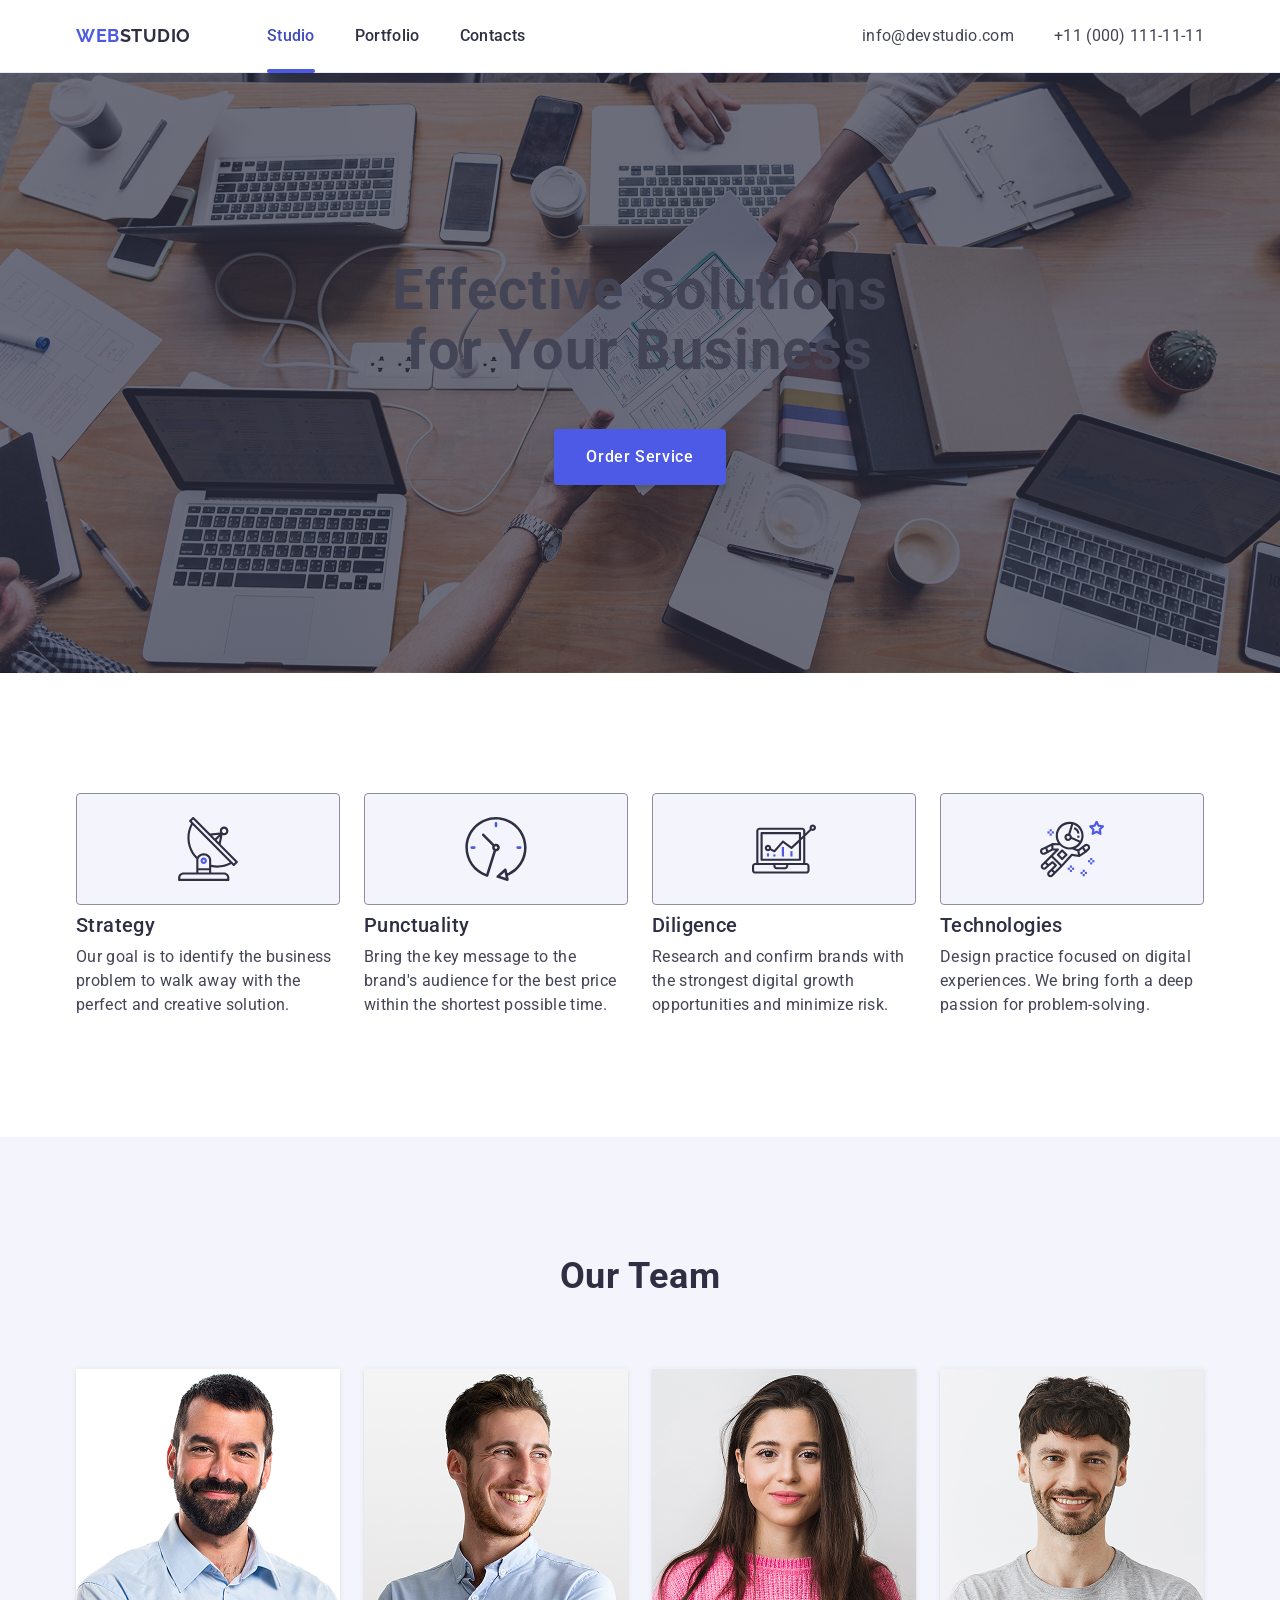
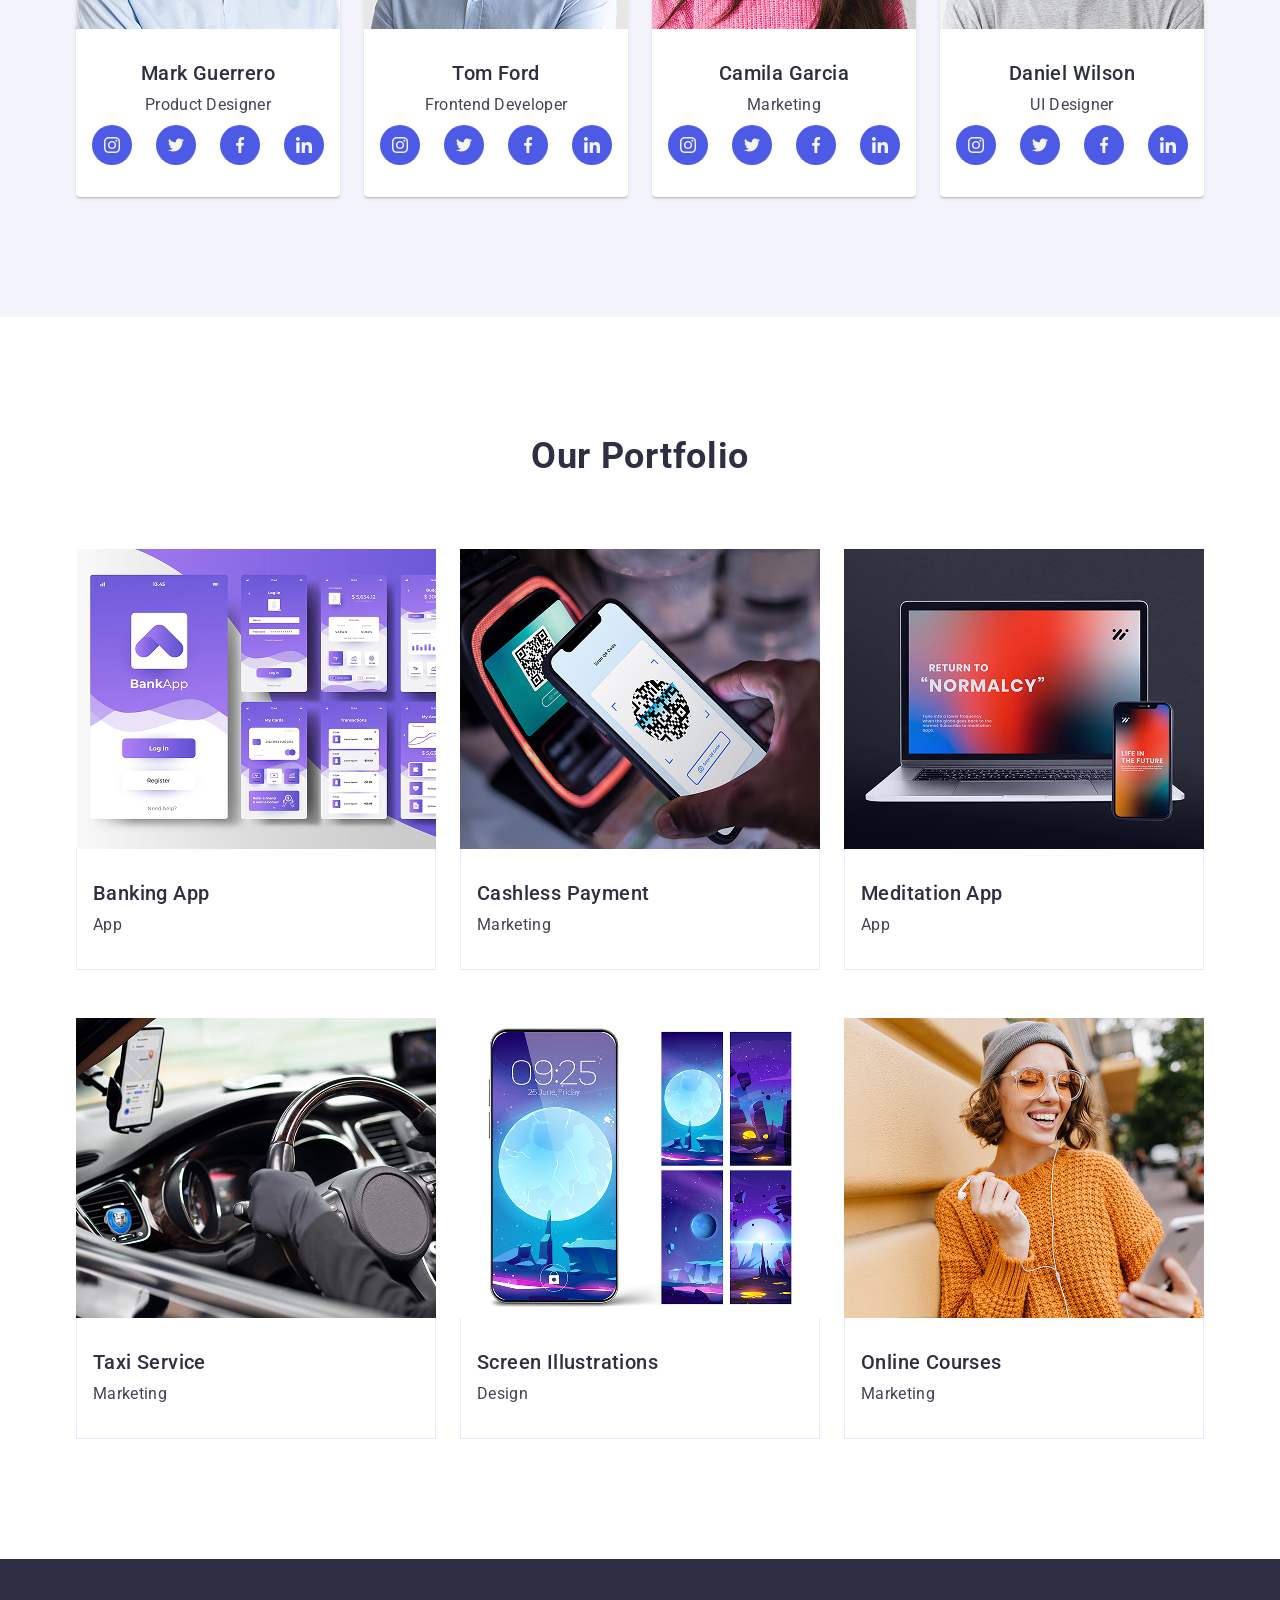
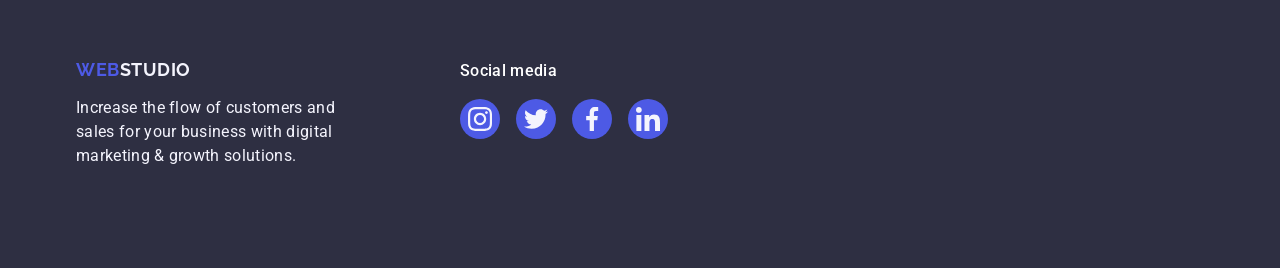
<file: index.html>
<!doctype html>
<html lang="en">
  <head>
    <meta charset="UTF-8" />
    <meta name="viewport" content="width=device-width, initial-scale=1.0" />
    <title>Document</title>
    <link rel="preconnect" href="https://fonts.googleapis.com" />
    <link rel="preconnect" href="https://fonts.gstatic.com" crossorigin />
    <link
      href="https://fonts.googleapis.com/css2?family=Raleway:ital,wght@0,100..900;1,100..900&family=Roboto:ital,wght@0,100..900;1,100..900&display=swap"
      rel="stylesheet"
    />
    <link
      rel="stylesheet"
      href="https://cdnjs.cloudflare.com/ajax/libs/modern-normalize/3.0.1/modern-normalize.min.css"
      integrity="sha512-q6WgHqiHlKyOqslT/lgBgodhd03Wp4BEqKeW6nNtlOY4quzyG3VoQKFrieaCeSnuVseNKRGpGeDU3qPmabCANg=="
      crossorigin="anonymous"
      referrerpolicy="no-referrer"
    />
    <link rel="stylesheet" href="./css/styles.css" />
  </head>

  <body>
    <header class="header">
    <div class="container header-container">
        <a class="logo-link" href="./index.html"
        ><span class="accent">Web</span>Studio</a
      >
      <nav class="nav-link">
        <ul class="nav-list">
          <li class="nav-list-item">
            <a class="nav-list-link current" href="#">Studio</a>
          </li>
          <li class="nav-list-item">
            <a class="nav-list-link" href="#">Portfolio</a>
          </li>
          <li class="nav-list-item">
            <a class="nav-list-link" href="#">Contacts</a>
          </li>
        </ul>
      </nav>

      <address class="address-link">
        <ul class="address-list">
          <li>
            <a class="address-list-item" href="mailto:info@devstudio.com"
              >info@devstudio.com</a
            >
          </li>
          <li>
            <a class="address-list-item" href="tel:+110001111111"
              >+11 (000) 111-11-11</a
            >
          </li>
        </ul>
      </address>
    </div>
    </header>

    <main>
      <!-- #Section 1 Banner Hero-->
      <section class="hero-section">
        <div class="container hero-container ">
          <h1 class="hero-title">Effective Solutions for Your Business</h1>
        <button class="hero-button" type="button">Order Service</button>
        </div>
      </section>
      <!-- #endSection 1 Banner Hero-->

      <!-- #Section 2 Our Features -->
      <section class="features section">
        <div class="container">
          <h2 class="features-title visually-hidden">Our Features</h2>
        <ul class="features-list">
          <li class="features-list-item">
            <div class="features-icon">
              <svg width="64" height="64">
                <use href="./images/icons.svg#icon-antenna" > </use>
              </svg>
              </div>
            <h3 class="features-list-title">Strategy</h3>
            <p class="features-list-text">
              Our goal is to identify the business problem to walk away with the
              perfect and creative solution.
            </p>
              
          </li>
        
          
          <li class="features-list-item">
            <div class="features-icon">
             <svg width="64" height="64">
                <use href="./images/icons.svg#icon-clock-1" > </use>
              </svg>
              </div>
            <h3 class="features-list-title">Punctuality</h3>
            <p class="features-list-text">
              Bring the key message to the brand's audience for the best price
              within the shortest possible time.
            </p>
            
          </li>
         
          
          <li class="features-list-item">
            <div class="features-icon">
             <svg width="64" height="64">
                <use href="./images/icons.svg#icon-diagram" > </use>
              </svg>
              </div>
            <h3 class="features-list-title">Diligence</h3>
            <p class="features-list-text">
              Research and confirm brands with the strongest digital growth
              opportunities and minimize risk.
            </p>
                
          </li>
      
          <li class="features-list-item">
            <div class="features-icon">
             <svg width="64" height="64">
                <use href="./images/icons.svg#icon-astronaut" > </use>
              </svg>
              </div>
            <h3 class="features-list-title">Technologies</h3>
            <p class="features-list-text">
              Design practice focused on digital experiences. We bring forth a
              deep passion for problem-solving.
            </p>
            
          </li>
          
        </ul>
        </div>
        
      </section>
      <!-- #endSection 2 Our Features -->

      <!-- #Section 3 Our Team -->
      <section class="team section">
        <div class="container">
          <h2 class="team-title">Our Team</h2>
        <ul class="team-list">
          <li class="team-list-item">
            <img
              src="./images/MakrGuerrero.jpg"
              alt="Photo Mark Guerrero"
              height="260"
              width="264"
            />
            <div class="content-team">
             <h3 class="team-card-title">Mark Guerrero</h3>
            <p class="team-card-text">Product Designer</p>
       <ul class="team-social-list">
              <li class="social-list-item">
                <a class="social-icon-link" href="instagram.com" target="_blank">
                <svg  width="16px" height="16px">
                  <use href="./images/icons.svg#icon-instagram" ></use>
                </svg>
                </a>
              </li>
               <li class="social-list-item">
                <a class="social-icon-link" href="instagram.com" target="_blank">
                <svg width="16px" height="16px">
                  <use href="./images/icons.svg#icon-twitter" ></use>
                </svg>
                </a>
              </li>
               <li class="social-list-item">
                <a class="social-icon-link" href="instagram.com" target="_blank">
                <svg width="16px" height="16px">
                  <use href="./images/icons.svg#icon-facebook" ></use>
                </svg>
                </a>
              </li>
              <li class="social-list-item">
                <a class="social-icon-link" href="instagram.com" target="_blank"> 
                <svg width="16px" height="16px">
                  <use href="./images/icons.svg#icon-linkedin" ></use>
                </svg>
                </a>
              </li>
            </ul>
            </div>
            
          </li>
          <li class="team-list-item">
            <img
              src="./images/TomFor.jpg"
              alt="Photo Tom Ford"
              height="260"
              width="264"
            />
            <div class="content-team">
              <h3 class="team-card-title">Tom Ford</h3>
            <p class="team-card-text">Frontend Developer</p>
                <ul class="team-social-list">
              <li class="social-list-item">
                <a class="social-icon-link" href="instagram.com" target="_blank">
                <svg width="16px" height="16px">
                  <use href="./images/icons.svg#icon-instagram" ></use>
                </svg>
                </a>
              </li>
               <li class="social-list-item">
                <a class="social-icon-link" href="instagram.com" target="_blank">
                <svg width="16px" height="16px">
                  <use href="./images/icons.svg#icon-twitter" ></use>
                </svg>
                </a>
              </li>
               <li class="social-list-item">
                <a class="social-icon-link" href="instagram.com" target="_blank">
                <svg width="16px" height="16px">
                  <use href="./images/icons.svg#icon-facebook" ></use>
                </svg>
                </a>
              </li>
              <li class="social-list-item">
                <a class="social-icon-link" href="instagram.com" target="_blank"> 
                <svg width="16px" height="16px">
                  <use href="./images/icons.svg#icon-linkedin" ></use>
                </svg>
                </a>
              </li>
            </ul>
            </div>
          </li>
          <li class="team-list-item">
            <img
              src="./images/CamilaGarcia.jpg"
              alt="Photo Camila Garcia"
              height="260"
              width="264"
            />
           <div class="content-team">
             <h3 class="team-card-title">Camila Garcia</h3>
            <p class="team-card-text">Marketing</p>
              <ul class="team-social-list">
              <li class="social-list-item">
                <a class="social-icon-link" href="instagram.com" target="_blank">
                <svg width="16px" height="16px">
                  <use href="./images/icons.svg#icon-instagram" ></use>
                </svg>
                </a>
              </li>
               <li class="social-list-item">
                <a class="social-icon-link" href="instagram.com" target="_blank">
                <svg width="16px" height="16px">
                  <use href="./images/icons.svg#icon-twitter" ></use>
                </svg>
                </a>
              </li>
               <li class="social-list-item">
                <a class="social-icon-link" href="instagram.com" target="_blank">
                <svg width="16px" height="16px">
                  <use href="./images/icons.svg#icon-facebook" ></use>
                </svg>
                </a>
              </li>
              <li class="social-list-item">
                <a class="social-icon-link" href="instagram.com" target="_blank"> 
                <svg width="16px" height="16px">
                  <use href="./images/icons.svg#icon-linkedin" ></use>
                </svg>
                </a>
              </li>
            </ul>
           </div>
          </li>
          <li class="team-list-item">
            <img
              src="./images/danielWilson.jpg"
              alt="Photo Daniel Wilson"
              height="260"
              width="264"
            />
            <div class="content-team">
              <h3 class="team-card-title">Daniel Wilson</h3>
            <p class="team-card-text">UI Designer</p>
               <ul class="team-social-list">
              <li class="social-list-item">
                <a class="social-icon-link" href="instagram.com" target="_blank">
                <svg width="16px" height="16px">
                  <use href="./images/icons.svg#icon-instagram" ></use>
                </svg>
                </a>
              </li>
               <li class="social-list-item">
                <a class="social-icon-link" href="instagram.com" target="_blank">
                <svg width="16px" height="16px">
                  <use href="./images/icons.svg#icon-twitter" ></use>
                </svg>
                </a>
              </li>
               <li class="social-list-item">
                <a class="social-icon-link" href="instagram.com" target="_blank">
                <svg width="16px" height="16px" >
                  <use href="./images/icons.svg#icon-facebook" ></use>
                </svg>
                </a>
              </li>
              <li class="social-list-item">
                <a class="social-icon-link" href="instagram.com" target="_blank"> 
                <svg width="16px" height="16px">
                  <use href="./images/icons.svg#icon-linkedin" ></use>
                </svg>
                </a>
              </li>
            </ul>
            </div>
            
          </li>
        </ul> 
        </div>
        
      </section>
      <!-- #endSection 3 Our Team -->

      <!-- Section Our Portfolio-->
      <section class="portfolio section">
       <div class="container">
         <h2 class="portfolio-title">Our Portfolio</h2>
        <ul class="portfolio-list">
          <li class="portfolio-list-item">
            <div class="portfolio-img">
            <img 
              src="./images/ourportfolio/bankingapp.jpg"
              alt="Banking App"
              width="360" 
            />
            <div class="portfolio-overlay">
              <p class="portfolio-overlay-text">
                14 Stylish and User-Friendly App Design Concepts · Task Manager App · Calorie Tracker App · Exotic Fruit Ecommerce App ·
                Cloud Storage App
              </p>
            </div>
            </div>
           <div class="portfolio-content">
         <h3 class="portfolio-list-title">Banking App</h3>
            <p class="portfolio-list-text">App</p>
           </div>
          </li>
          <li class="portfolio-list-item">
            <div class="portfolio-img">
            <img
              src="./images/ourportfolio/CashlessPayment.jpg"
              alt="Cashless Payment"
              width="360"
            />
            <div class="portfolio-overlay">
              <p class="portfolio-overlay-text">
                14 Stylish and User-Friendly App Design Concepts · Task Manager App · Calorie Tracker App · Exotic Fruit Ecommerce
                App ·
                Cloud Storage App
              </p>
            </div>
            </div>
             <div class="portfolio-content">
              <h3 class="portfolio-list-title">Cashless Payment</h3>
             <p class="portfolio-list-text">Marketing</p>
            </div>
          </li>
          <li class="portfolio-list-item">
            <div class="portfolio-img">
            <img
              src="./images/ourportfolio/MeditationApp.jpg"
              alt="Meditation App"
              width="360"
            />
            <div class="portfolio-overlay">
              <p class="portfolio-overlay-text">
                14 Stylish and User-Friendly App Design Concepts · Task Manager App · Calorie Tracker App · Exotic Fruit Ecommerce
                App ·
                Cloud Storage App
              </p>
              </div>
            </div>
            <div class="portfolio-content">
              <h3 class="portfolio-list-title">Meditation App</h3>
            <p class="portfolio-list-text">App</p>
            </div>
          </li>
               <li class="portfolio-list-item">
                <div class="portfolio-img">
            <img
              src="./images/ourportfolio/TaxiService.jpg"
              alt="Taxi Service"
              width="360"
            />
            <div class="portfolio-overlay">
              <p class="portfolio-overlay-text">
                14 Stylish and User-Friendly App Design Concepts · Task Manager App · Calorie Tracker App · Exotic Fruit Ecommerce
                App ·
                Cloud Storage App
              </p>
            </div>
            </div>
           <div class="portfolio-content">
             <h3 class="portfolio-list-title">Taxi Service</h3>
            <p class="portfolio-list-text">Marketing</p>
           </div>
          </li>
          <li class="portfolio-list-item">
            <div class="portfolio-img">
            <img
              src="./images/ourportfolio/ScreenIllustrations.jpg"
              alt="Screen Illustrations"
              width="360"
            />
            <div class="portfolio-overlay">
              <p class="portfolio-overlay-text">
                14 Stylish and User-Friendly App Design Concepts · Task Manager App · Calorie Tracker App · Exotic Fruit Ecommerce
                App ·
                Cloud Storage App
              </p>
            </div>
            </div>
            <div class="portfolio-content">
              <h3 class="portfolio-list-title">Screen Illustrations</h3>
            <p class="portfolio-list-text">Design</p>
            </div>
          </li>
          <li class="portfolio-list-item">
            <div class="portfolio-img">
            <img
              src="./images/ourportfolio/OnlineCourses.jpg"
              alt="Online Courses"
              width="360"
            />
            <div class="portfolio-overlay">
              <p class="portfolio-overlay-text">
                14 Stylish and User-Friendly App Design Concepts · Task Manager App · Calorie Tracker App · Exotic Fruit Ecommerce
                App ·
                Cloud Storage App
              </p>
              </div>
            </div>
            <div class="portfolio-content">
              <h3 class="portfolio-list-title">Online Courses</h3>
            <p class="portfolio-list-text">Marketing</p>
            </div>
          </li>
        </ul>
    
       </div>
      </section>
      <!-- #endSection Our Portfolio -->
    </main>

    <footer class="footer">
     
       
      <div class="container footer-container">
        <div>
        <a class="footer-logo-link" href="./index.html"
        ><span class="accent">Web</span>Studio</a
      >
      <p class="footer-text">
        Increase the flow of customers and sales for your business with digital
        marketing & growth solutions.
      </p>
      </div>
      <div class="footer-social">
        <p class="footer-social-title">
          Social media
        </p>
        <ul class="footer-social-list">
          <li class="footer-social-item">
            <a  href="instagram.com" target="_blank" class="footer-social-icon-link">
            <svg width="24" height="24">
              <use href="./images/icons.svg#icon-instagram" ></use>
            </svg>
            </a>
          </li>
          <li class="footer-social-item">
            <a  href="instagram.com" target="_blank" class="footer-social-icon-link">
            <svg width="24" height="24">
              <use href="./images/icons.svg#icon-twitter" ></use>
            </svg>
            </a>
          </li>
          <li class="footer-social-item">
            <a  href="instagram.com" target="_blank" class="footer-social-icon-link">
            <svg width="24" height="24">
              <use href="./images/icons.svg#icon-facebook" ></use>
            </svg>
            </a>
          </li>
          <li class="footer-social-item">
            <a  href="instagram.com" target="_blank" class="footer-social-icon-link">
            <svg width="24" height="24">
              <use href="./images/icons.svg#icon-linkedin" ></use>
            </svg>
            </a>
          </li>
        </ul>
        </div>
      </div>
     
    </footer>
  </body>
</html>
</file>
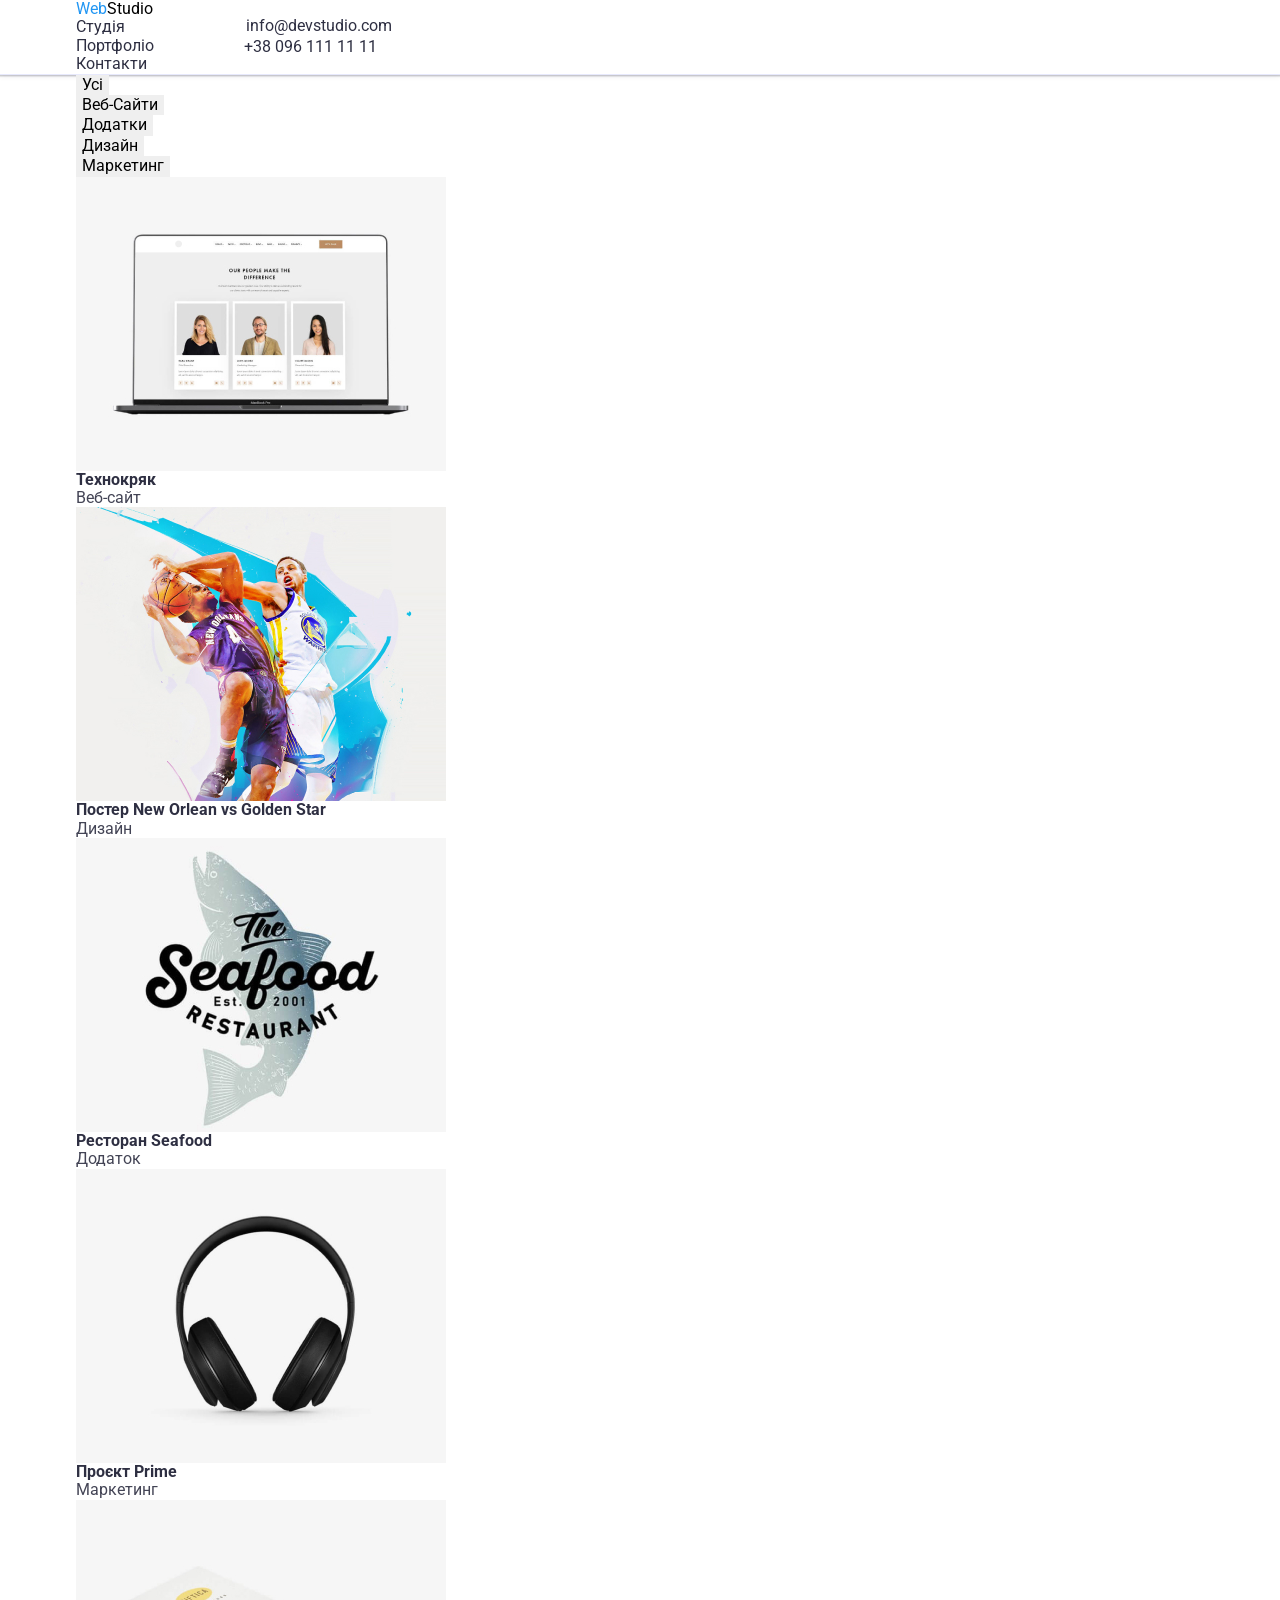
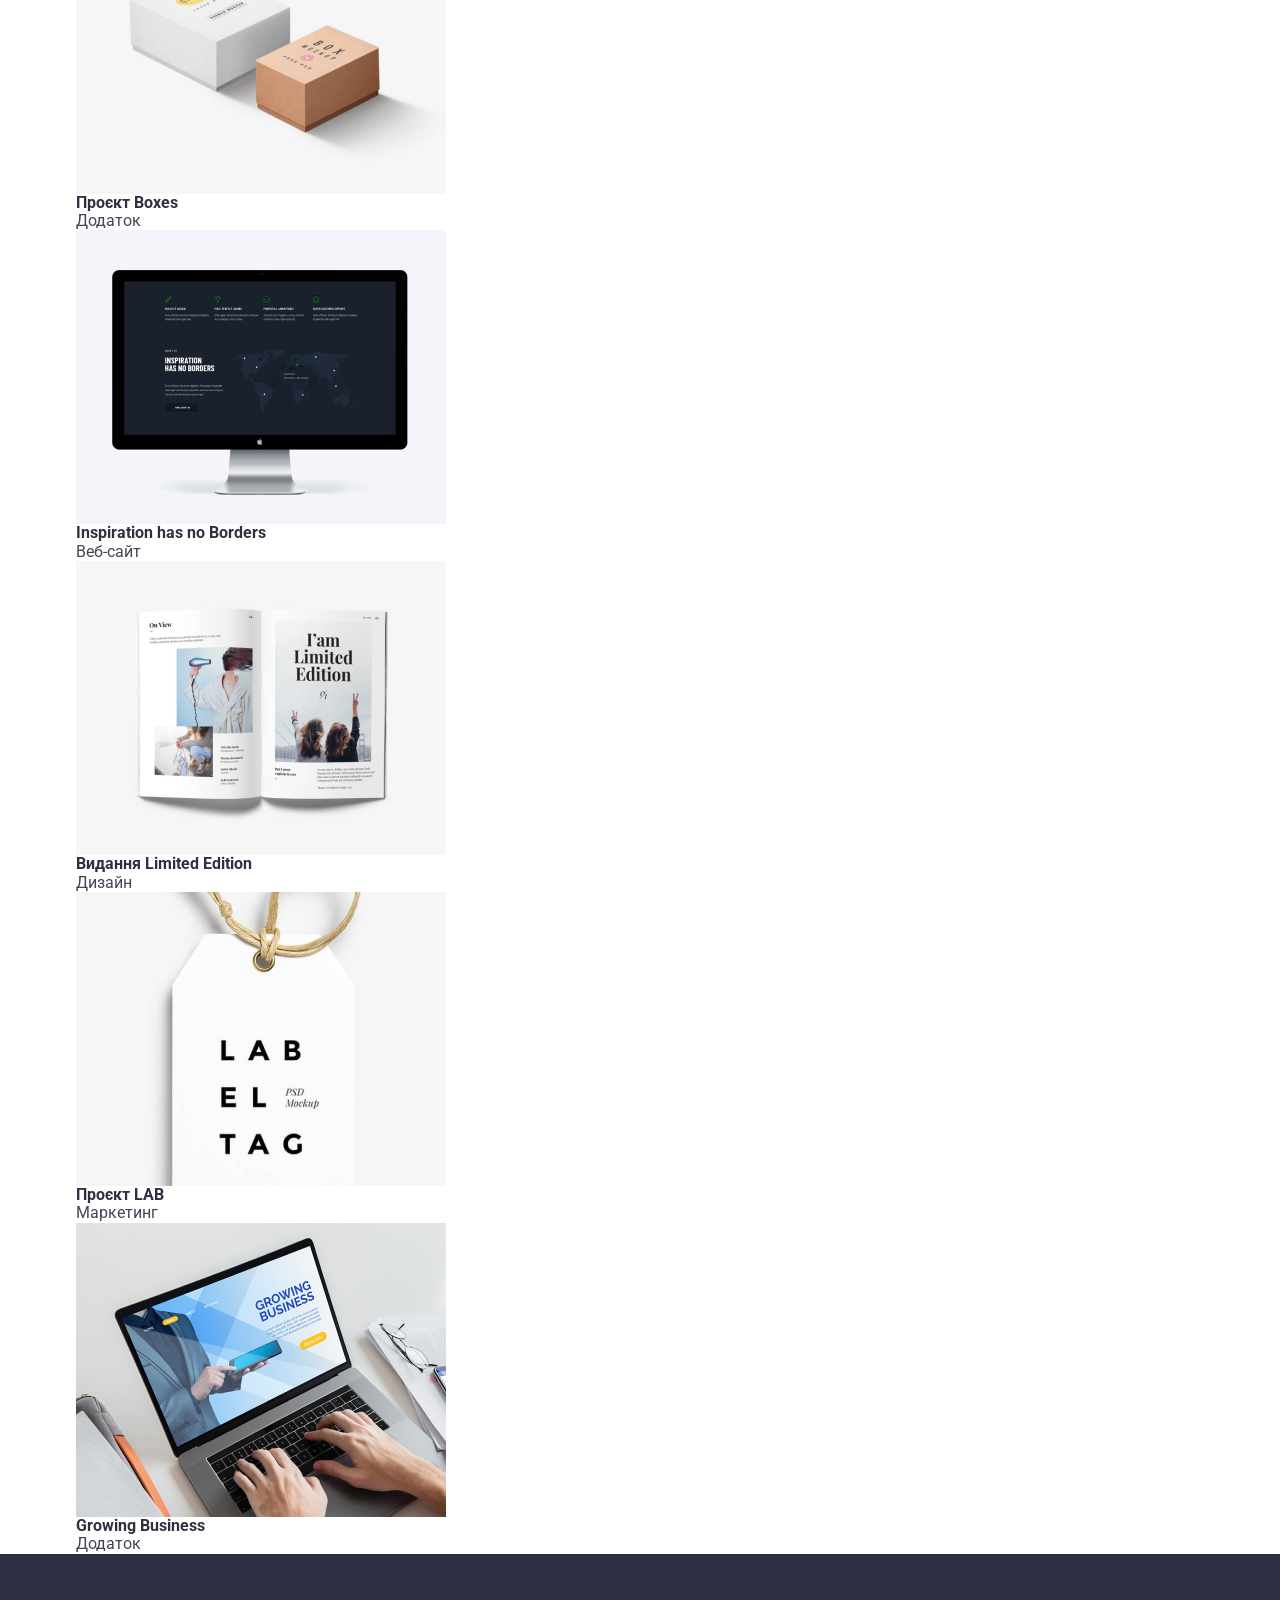
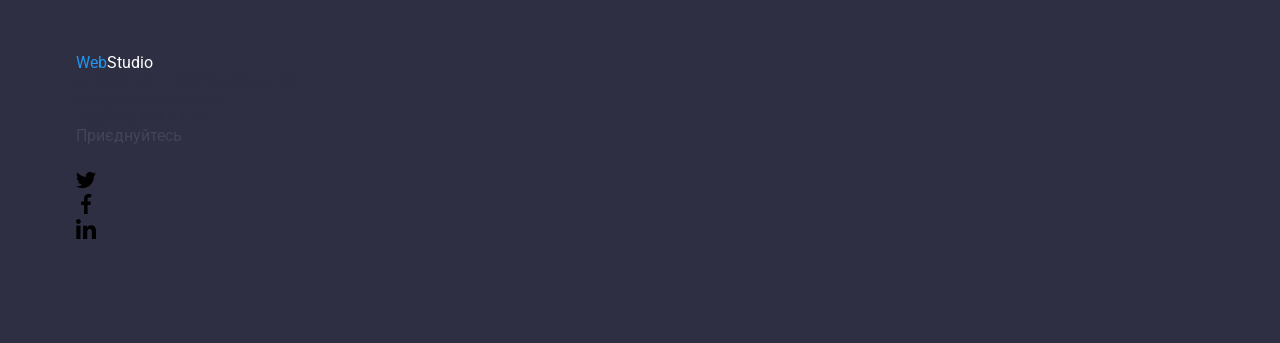
<file: portfolio.html>
<!DOCTYPE html>
<html lang="uk">

<head>
  <meta charset="UTF-8" />
  <meta http-equiv="X-UA-Compatible" content="IE=edge" />
  <meta name="viewport" content="width=device-width, initial-scale=1.0" />
  <title>WebStudio</title>
  <link rel="stylesheet"
    href="https://cdnjs.cloudflare.com/ajax/libs/modern-normalize/1.1.0/modern-normalize.min.css" />
  <link rel="stylesheet" href="./css/styles.css" />
  <link rel="preconnect" href="https://fonts.googleapis.com" />
  <link rel="preconnect" href="https://fonts.gstatic.com" crossorigin />
  <link rel="preconnect" href="https://fonts.googleapis.com" />
  <link rel="preconnect" href="https://fonts.gstatic.com" crossorigin />
  <link href="https://fonts.googleapis.com/css2?family=Raleway:wght@700&display=swap" rel="stylesheet" />
  <link href="https://fonts.googleapis.com/css2?family=Roboto:wght@400;500;700;900&display=swap" rel="stylesheet" />
</head>

<body class="hero-portfolio">
  <header class="header">
    <div class="container header-container">
      <nav class="flex-content">
        <!--Header-->
        <a href="./index.html" lang="en" class="webstudio">
          <span style="color: #2196f3">Web</span
          ><span style="color: black">Studio</span>
        </a>
        <ul class="header-menu">
          <li>
            <a href="./index.html" class="navigation"> Студія </a>
          </li>
          <li>
            <a href="./portfolio.html" class="navigation"> Портфоліо </a>
          </li>

          <li>
            <a href="#" class="navigation"> Контакти </a>
          </li>
        </ul>
      </nav>
      <ul class="header-address">
        <li >
          <a href="meilto:info@devstudio.com" class="navigation-address-mail">               
            <svg class="icon-nav-mail" width="16" height="12">
              <use href="./images/icons.svg#icon-envelope">
              </use>
            </svg>info@devstudio.com</a>
        </li>
        <li >
          <a href="tel:+380961111111" class="navigation-address-phone"
            > <svg class="icon-nav-phone" width="10" height="16">
              <use href="./images/icons.svg#icon-Vector">
              </use>
            </svg>
            +38 096 111 11 11</a
          >
        </li>
      </ul>
    </div>
  </header>


  
  <main class="main-portfolio">
    <section class="section-portfolio">
      <div class="container">
        <h1 style="display: none">Портфоліо</h1>
        <!--NaviGation-->
        <ul class="flex-nav-menu">
          <li>
            <button type="button" class="button-portfolio">Усі</button>
          </li>
          <li>
            <button type="button" class="button-portfolio">Веб-Сайти</button>
          </li>
          <li>
            <button type="button" class="button-portfolio">Додатки</button>
          </li>
          <li>
            <button type="button" class="button-portfolio">Дизайн</button>
          </li>
          <li>
            <button type="button" class="button-portfolio">Маркетинг</button>
          </li>
        </ul>

        <!--mainConten-->
        <ul class="element-menu">
          <li >
            <a href="#"  class="element-img">
              <img src="./images/P1.jpg" alt="Notebook" />
              <div class="div-img">
                <h4 class="main-title-portfolio">Технокряк</h4>
                <p class="main-p-portfolio">Веб-сайт</p>
              </div>
            </a>
          </li>
          <li ><a href="#" class="element-img">
              <img src="./images/p2.jpg" alt="basketball" />
              <div class="div-img">
                <h4 class="main-title-portfolio"> Постер New Orlean vs Golden Star
                </h4>
                <p class="main-p-portfolio">Дизайн</p>
              </div>
            </a>
          </li>
          <li ><a href="#" class="element-img">
              <img src="./images/p3.jpg" alt="Fish" />
              <div class="div-img">
                <h4 class="main-title-portfolio">Ресторан Seafood</h4>
                <p class="main-p-portfolio">Додаток</p>
              </div>
            </a>
          </li>
          <li ><a href="#" class="element-img">
              <img src="./images/p4.jpg" alt="headphones" />
              <div class="div-img">
                <h4 class="main-title-portfolio">Проєкт Prime</h4>
                <p class="main-p-portfolio">Маркетинг</p>
              </div>
            </a>
          </li>
          <li ><a href="#" class="element-img">
              <img src="./images/p5.jpg" alt="boxes" />
              <div class="div-img">
                <h4 class="main-title-portfolio">Проєкт Boxes</h4>
                <p class="main-p-portfolio">Додаток</p>
              </div>
            </a>
          </li>
          <li ><a href="#" class="element-img">
              <img src="./images/p6.jpg" alt="monitor" />
              <div class="div-img">
                <h4 class="main-title-portfolio">Inspiration has no Borders</h4>
                <p class="main-p-portfolio">Веб-сайт</p>
              </div>
            </a>
          </li>
          <li ><a href="#" class="element-img">
              <img src="./images/p7.jpg" alt="book" />
              <div class="div-img">
                <h4 class="main-title-portfolio">Видання Limited Edition</h4>
                <p class="main-p-portfolio">Дизайн</p>
              </div>
            </a>
          </li>
          <li ><a href="#" class="element-img">
              <img src="./images/p8.jpg" alt="lab" />
              <div class="div-img">
                <h4 class="main-title-portfolio">Проєкт LAB</h4>
                <p class="main-p-portfolio">Маркетинг</p>
              </div>
            </a>
          </li>
          <li ><a href="#" class="element-img">
              <img src="./images/p9.jpg" alt="Notebook2" />
              <div class="div-img">
                <h4 class="main-title-portfolio">Growing Business</h4>
                <p class="main-p-portfolio">Додаток</p>
              </div>
            </a>
          </li>
        </ul>
      </div>
    </section>
  </main>

  <footer class="footer">
    <div class="container footer-box">
      <div>
        <a href="./index.html" lang="en" class="webstudio-footer">
          <span style="color: #2196f3">Web</span><span style="color: #ffffff">Studio</span>
        </a>
        <address>
          <ul class="container-footer-address">
            <li class="footer-li">
              <a href="м.Київ,пр-тЛесіУкраїнки,26">
                <span class="address-footer">м. Київ, пр-т Лесі Українки, 26</span>
              </a>
            </li>
            <li class="footer-li">
              <a href="meilto:info@devstudio.com">
                <span class="footer-address">info@devstudio.com</span>
              </a>
            </li>
            <li class="footer-li">
              <a href="tel:+380961111111">
                <span class="footer-address">+38 096 111 11 11</span>
              </a>
            </li>
          </ul>

      </div>
      <div class="container-net">
        <p class="net-title">Приєднуйтесь</p>
        <ul class="net-list">
          <li class="net-item">
            <a href="" class="net-link">
              <svg class="net-icon" width="20" height="20">
                <use href="./images/icons.svg#icon-instagram-f"></use>
              </svg>
            </a>
          </li>
          <li class="net-item">
            <a href="" class="net-link">
              <svg class="net-icon" width="20" height="20">
                <use href="./images/icons.svg#icon-twitter"></use>
              </svg>
            </a>
          </li>
          <li class="net-item">
            <a href="" class="net-link">
              <svg class="net-icon" width="20" height="20">
                <use href="./images/icons.svg#icon-facebook"></use>
              </svg>
            </a>
          </li>
          <li class="net-item">
            <a href="" class="net-link">
              <svg class="net-icon" width="20" height="20">
                <use href="./images/icons.svg#icon-linkedin"></use>
              </svg>
            </a>
          </li>
        </ul>
      </div>
    </div>


    </address>
  </footer>
</body>

</html>
</file>
<file: css/styles.css>
/* 1111 */
:root {
  --Primary-Brand: #4d5ae5;
  --primary-title: #2e2f42;
  --primary-text: #434455;
}

*,
*::before,
*::after {
  box-sizing: border-box;
}

body {
  font-family: "Roboto", sans-serif;
  background-color: #ffffff;
  margin: 0;
  color: var(--primary-text);
}


img {
  display: block;
  max-width: 100%;
}

ul {
  list-style-type: none;
  margin: 0;
  padding-left: 0;
}

h1 {
  margin: 0;
}

h2,
h3,
h4,
h5,
h6 {
  color: var(--primary-title);
  margin: 0;
}

p {
  color: var(--primary-text);
  margin: 0;
}

a {
  font-family: inherit;
  padding: 0;
  text-decoration: none;
  color: var(--primary-title)
}

button {
  font-family: inherit;
  border: none;
}

address {
  font-style: normal;
}

.section {
  padding: 120px 0;
}

.container {
  max-width: 1158px;
  margin: 0 auto;
  padding: 0 15px;

}

.header-container {
  display: flex;
  align-items: center;
  gap: 76px;
}

.visually-hidden {
  position: absolute;
  width: 1px;
  height: 1px;
  margin: -1px;
  border: 0;
  padding: 0;
  white-space: nowrap;
  clip-path: inset(100%);
  clip: rect(0 0 0 0);
  overflow: hidden;
}


/* end1111 */

/* header */
.header {
  border-bottom: 1px solid #E7E9FC;
  box-shadow:
    0px 2px 1px rgba(46, 47, 66, 0.08),
    0px 1px 1px rgba(46, 47, 66, 0.16),
    0px 1px 6px rgba(46, 47, 66, 0.08);
}


.logo-link {
  font-family: "Raleway", sans-serif;
  font-weight: 700;
  font-size: 18px;
  line-height: 1.17;
  letter-spacing: 0.03em;
  text-transform: uppercase;
  color: var(--primary-title);


}

.accent {
  font-family: "Raleway", sans-serif;
  font-weight: 700;
  font-size: 18px;
  line-height: 1.17;
  letter-spacing: 0.03em;
  text-transform: uppercase;
  color: var(--Primary-Brand);
}

.nav-link {
  display: flex;
  justify-content: space-between;
  flex-grow: 1;

}

.nav-list {

  display: flex;
  gap: 40px;
  font-weight: 500;
  font-size: 16px;
  line-height: 1.5;
  letter-spacing: 0.02em;
}

.nav-list-item {}


.nav-list-link {
  position: relative;
  display: block;
  padding: 24px 0;
  font-weight: 500;
  font-size: 16px;
  line-height: 1.5;
  letter-spacing: 0.02em;
  transition: color 250ms cubic-bezier(0.4, 0, 0.2, 1);

}

.current {
  color: #404bbf;
}

.current::after {
  content: "";
  position: absolute;
  left: 0;
  bottom: -1px;
  width: 100%;
  height: 4px;
  border-radius: 2px;
  background-color: var(--Primary-Brand);
  color: #404bbf;
}

.nav-list-link:hover,
.nav-list-link:focus {
  color: #404bbf;
}


.address-link {
  margin-left: auto;
}

.address-list {
  display: flex;
  gap: 40px;
  justify-content: end;
  font-weight: 400;
  font-size: 16px;
  line-height: 1.5;
  letter-spacing: 0.02em;



}

.address-list-item {
  display: block;
  padding: 24px 0;
  font-weight: 400;
  font-size: 16px;
  font-style: normal;
  line-height: 1.5;
  letter-spacing: 0.02em;
  color: #434455;
  transition: color 250ms cubic-bezier(0.4, 0, 0.2, 1);
}

.address-list-item:hover,
.address-list-item:focus {
  color: #404bbf;
}

/* header */

/* hero-section */

.hero-section {

  max-width: 1440px;
  margin: 0 auto;
  padding: 188px 0;

  background-image:
    linear-gradient(rgba(46, 47, 66, 0.7), rgba(46, 47, 66, 0.7)),
    url("../images/people-office.jpg");

  background-repeat: no-repeat;
  background-position: center;
  background-size: cover;

}

.hero-container {
  display: flex;
  flex-direction: column;
  align-items: center;

}

.hero-title {
  width: 496px;
  font-weight: 700;
  font-size: 56px;
  line-height: 1.07;
  letter-spacing: 0.02em;
  text-align: center;
  margin-bottom: 48px;

}

.hero-button {
  padding: 16px 32px;
  font-weight: 500;
  font-size: 16px;
  line-height: 1.5;
  letter-spacing: 0.04em;
  background-color: var(--Primary-Brand);
  color: #ffffff;
  cursor: pointer;
  border-radius: 4px;
  transition: background-color 250ms cubic-bezier(0.4, 0, 0.2, 1);
  box-shadow: 0px 4px 4px rgba(0, 0, 0, 0.15);

}

.hero-button:hover,
.hero-button:focus {
  background-color: #404bbf;
}

/* hero-section */

/* Our Features */
.features {}

.features-title {
  font-weight: 700;
  font-size: 36px;
  line-height: 1.1;
  letter-spacing: 0.02em;
  text-align: center;
}



.features-list {
  display: flex;
  gap: 24px;
}

.features-list-item {
  width: 264px;

}

.features-icon {
  display: flex;
  justify-content: center;
  align-items: center;

  height: 112px;
  background-color: #f4f4fd;
  border: 1px solid #8e8f99;
  border-radius: 4px;
  margin-bottom: 8px;

}

.features-icon svg{
  fill: var(--primary-title);
}

.features-list-title {
  margin-bottom: 8px;
  font-weight: 500;
  font-size: 20px;
  line-height: 1.2;
  letter-spacing: 0.02em;
  text-align: left;
}

.features-list-text {
  font-weight: 400;
  font-size: 16px;
  line-height: 1.5;
  letter-spacing: 0.02em;
  text-align: left;
}

/* End OF */

/* Team */
.team {
  background-color: #f4f4fd;

}

.team-title {
  font-weight: 700;
  font-size: 36px;
  line-height: 1.11;
  letter-spacing: 0.02em;
  text-align: center;
  margin-bottom: 72px;
}

.team-list {
  display: flex;
  gap: 24px;

}

.team-list-item {
  width: 264px;
  background-color: #ffffff;
  border-radius: 0 0 4px 4px;
box-shadow:
    0px 2px 1px rgba(46, 47, 66, 0.08),
    0px 1px 1px rgba(46, 47, 66, 0.16),
    0px 1px 6px rgba(46, 47, 66, 0.08);
}



.content-team {
  padding: 32px 16px;

}

.team-card-title {

  font-weight: 500;
  font-size: 20px;
  line-height: 1.2;
  letter-spacing: 0.02em;
  text-align: center;
  color: var(--primary-title);
  margin-bottom: 8px;

}

.team-card-text {

  font-weight: 400;
  font-size: 16px;
  line-height: 1.5;
  letter-spacing: 0.02em;
  text-align: center;
}

.team-social-list {
  display: flex;
  column-gap: 24px;
  margin-top: 8px;
}

.social-list-item {}

.social-icon-link {
  width: 40px;
  height: 40px;
  display: flex;
  justify-content: center;
  align-items: center;
  border-radius: 50%;
  background-color: var(--Primary-Brand);
 
  transition: background-color 250ms cubic-bezier(0.4, 0, 0.2, 1);
}

.social-icon-link svg {
fill: #f4f4fd;
}

.social-icon-link:hover,
.social-icon-link:focus {
  background-color: #404BBF;
}

/* End Team */

/* portfolio */
.portfolio {}

.portfolio-title {

  font-weight: 700;
  font-size: 36px;
  line-height: 1.11;
  letter-spacing: 0.02em;
  text-align: center;
  margin-bottom: 72px;
}


.portfolio-list {
  display: flex;
  flex-wrap: wrap;
  gap: 24px;
  row-gap: 48px;
  padding: 0;
  list-style: none;
}

.portfolio-list-item {
  position: relative;
  overflow: hidden;
  width: calc((100% - 48px) / 3);
  transition: box-shadow 250ms cubic-bezier(0.4, 0, 0.2, 1);

}

.portfolio-list-item:hover {
  box-shadow:
      0px 2px 1px rgba(46, 47, 66, 0.08),
      0px 1px 1px rgba(46, 47, 66, 0.16),
      0px 1px 6px rgba(46, 47, 66, 0.08);
}

.portfolio-img{
  position: relative;
    overflow: hidden;
}

.portfolio-overlay {
  position: absolute;
  width: 100%;
  height: 300px;
  top: 0;
  left: 0;
  background-color: var(--Primary-Brand);
  transform: translateY(100%);
  transition: transform 250ms cubic-bezier(0.4, 0, 0.2, 1);
  overflow: auto;
}

.portfolio-list-item:hover .portfolio-overlay {
  transform: translateY(0%);

}

.portfolio-overlay-text {
  font-family: Roboto;
  font-weight: 400;
  font-size: 16px;
  line-height: 1.5;
  letter-spacing: 0.02em;
  color: #F4F4FD;
  padding: 40px 32px 32px;

}

.portfolio-content {
  padding: 32px 16px;
  border-left: 1px solid #E7E9FC;
  border-bottom: 1px solid #E7E9FC;
  border-right: 1px solid #E7E9FC;

}


.portfolio-list-title {
  font-weight: 500;
  font-size: 20px;
  line-height: 1.2;
  letter-spacing: 0.02em;
  text-align: left;
  padding-bottom: 8px;
}

.portfolio-list-text {
  font-weight: 400;
  font-size: 16px;
  line-height: 1.5;
  letter-spacing: 0.02em;
  text-align: left;
}

/* End Portfolio */

















.footer {

  padding: 100px 0;
  background-color: var(--primary-title);

}

.footer-container {
  display: flex;
  align-items: baseline;
}

.footer-logo-link {
  display: block;
  font-family: Raleway;
  font-weight: 700;
  font-size: 18px;
  line-height: 1.17;
  letter-spacing: 0.03em;
  text-transform: uppercase;
  color: #f4f4fd;

}

.footer-text {
  width: 264px;
  font-weight: 400;
  font-size: 16px;
  line-height: 1.5;
  letter-spacing: 0.02em;
  margin-top: 16px;
  color: #f4f4fd
}

.footer-social {
  margin-left: 120px;
}

.footer-social-title {
  font-family: Roboto;
  font-weight: 500;
  font-size: 16px;
  line-height: 1.5;
  letter-spacing: 0.02em;
  color: #ffffff;
  margin-bottom: 16px;
}

.footer-social-list {
  display: flex;
  column-gap: 16px;
}

.footer-social-item {}

.footer-social-icon-link {
  width: 40px;
  height: 40px;
  display: flex;
  justify-content: center;
  align-items: center;
  border-radius: 50%;
  background-color: var(--Primary-Brand);
  
  transition: background-color 250ms cubic-bezier(0.4, 0, 0.2, 1);
}

.footer-social-icon-link svg{
fill: #F4F4FD;
}

.footer-social-icon-link:hover,
.footer-social-icon-link:focus {
  background-color: #31D0AA;

}
</file>
